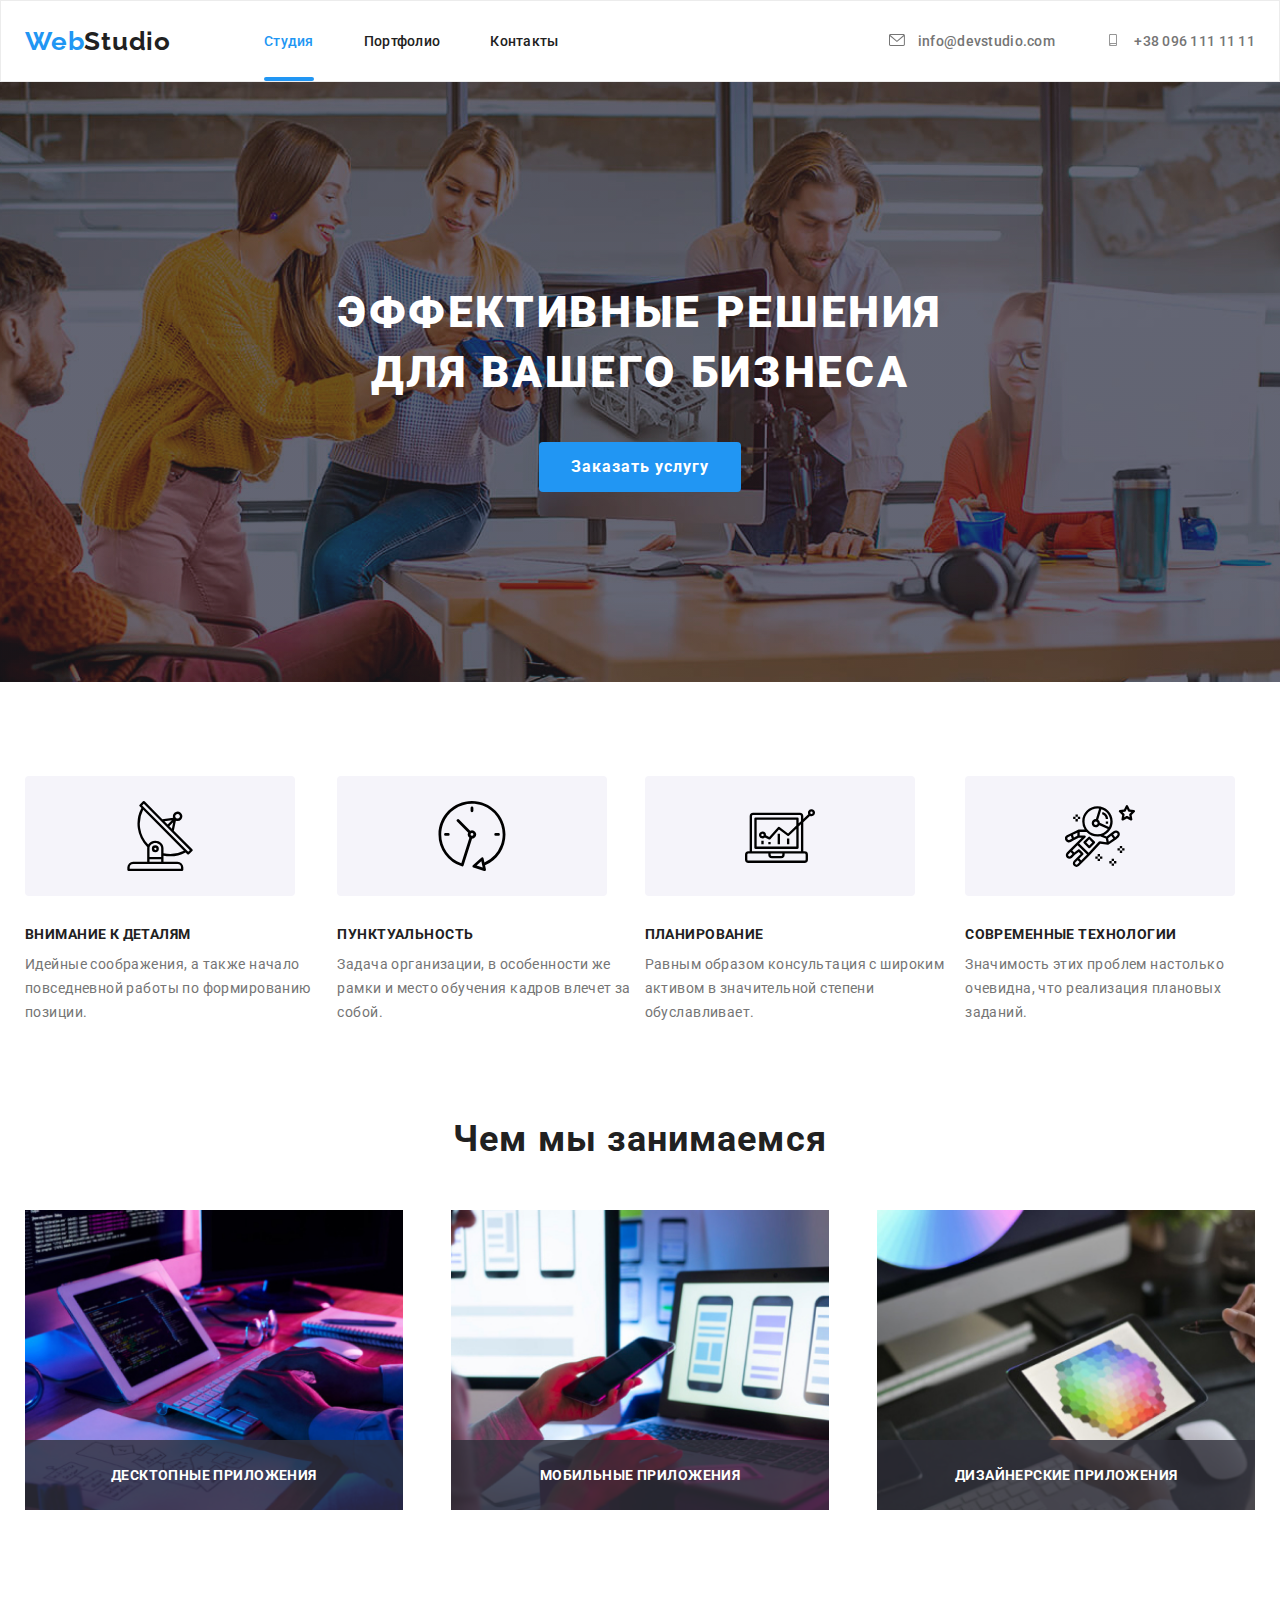
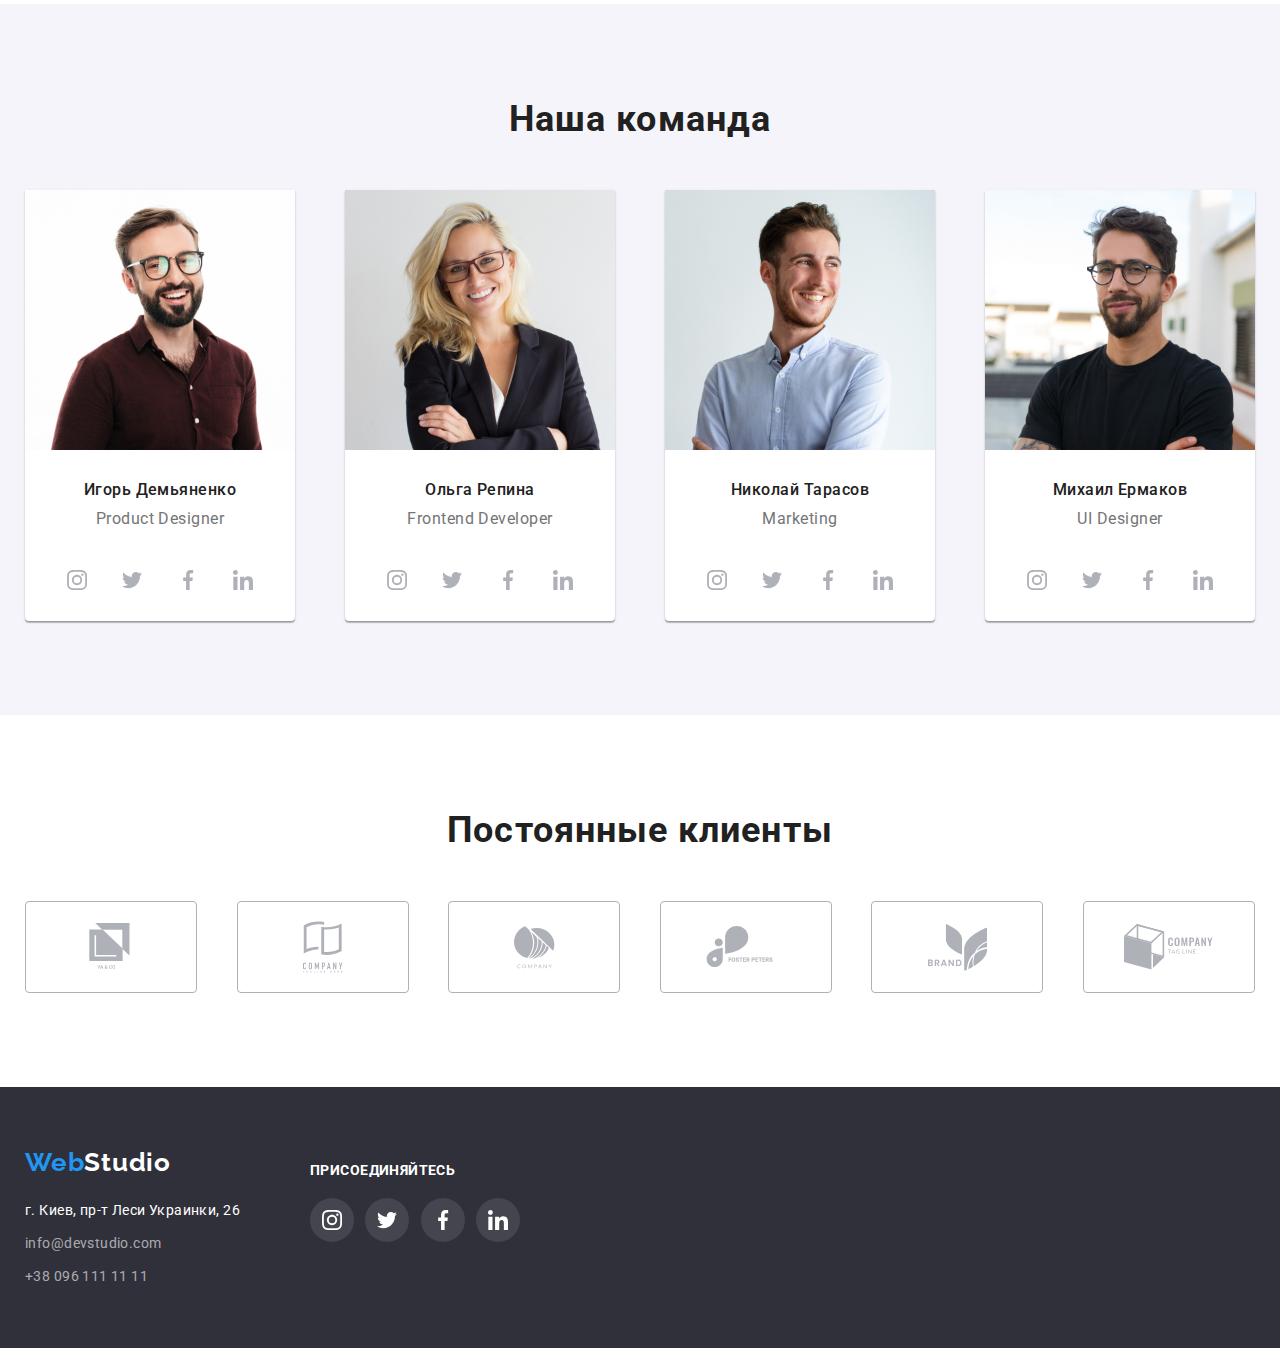
<file: index.html>
<!DOCTYPE html>
<html lang="ru">



<head>
    <meta charset="UTF-8">
    <meta name="viewport" content="width=device-width, initial-scale=1.0">
    <title>WebStudio</title>
    <link rel="preconnect" href="https://fonts.gstatic.com">
    <link href="https://fonts.googleapis.com/css2?family=Raleway:wght@400;700&family=Roboto:wght@400;500;700;900&display=swap" rel="stylesheet">
    <link rel="stylesheet" href="./css/normalize.css">
    <link rel="stylesheet" href="./css/styles.css">
    <link rel="stylesheet" href="./css/variables.css">
</head>



<body class="body">
    
    <!-- Шапка сайта -->
    <header class="header">
    

        <!-- Контейнер для стилизации секции -->
        <div class="header-container">

            <!-- Навигация сайта -->
            <nav class="navigation">                
                <!-- Лого сайта -->
                <a class="logotype">
                    <span class="web">Web</span>Studio
                </a>


                <!-- Ссылки на страницы сайта -->
                <ul class="navigation-list">
                    <li class="navigation-item">
                        <a href="./index.html" class="navigation-link current">Студия</a>
                    </li>

                    <li class="navigation-item">
                        <a href="./portfolio.html" class="navigation-link">Портфолио</a>
                    </li>

                    <li class="navigation-item">
                        <a href="" class="navigation-link">Контакты</a>
                    </li>
                </ul>
            </nav>


            <!-- Ссылки на mail и tel -->
            <ul class="contacts-list">   
                <li class="contacts-item">                
                    <a href="mailto:info@devstudio.com" class="contacts-link">
                        <svg class="contacts-icon" width="16" height="12">
                            <use href="./images/icons.svg#icon-envelope"></use>
                        </svg>
                    info@devstudio.com</a>  
                </li>


                <li class="contacts-item">
                    <a href="tel:+38-096-111-11-11" class="contacts-link">
                        <svg class="contacts-icon" width="16" height="12">
                            <use href="./images/icons.svg#icon-smartphone"></use>
                        </svg>
                    +38 096 111 11 11</a>
                </li>
            </ul>
        
        </div>
        

    </header>


    
    <!-- Главный контент -->
    <main>
        
        <!-- Герой -->
        <section class="hero">
            
            <!-- Контейнер для стилизации секции -->
            <div class="hero-container">

                <!-- Главный заголовок сайта -->
                <h1 class="hero-title">ЭФФЕКТИВНЫЕ РЕШЕНИЯ <br/> ДЛЯ ВАШЕГО БИЗНЕСА</h1>

                <!-- Ссылка на заказ услуг -->
                <button class="button-primary" data-modal-open>Заказать услугу</button>

            </div>
           
        </section>



        <!-- Преимущества -->
        <section class="advantages">
            
            <!-- Контейнер для стилизации секции -->
            <div class="advantages-container">

                <ul class="advantages-list">                    
                    <li class="antenna-item">
                        <svg class="antenna-icon">
                            <use href="./images/icons.svg#icon-antenna"></use>
                        </svg>
                    </li>


                    <li class="advantages-item">
                        <h2 class="advantages-subtitle">ВНИМАНИЕ К ДЕТАЛЯМ</h2>

                        <p class="advantages-description">Идейные соображения, а также начало повседневной работы по формированию позиции.</p>
                    </li>     
                </ul>


                <ul class="advantages-list">                    
                    <li class="clock-item">
                        <svg class="clock-icon">
                            <use href="./images/icons.svg#icon-clock"></use>
                        </svg>
                    </li>
                    

                    <li class="advantages-item">
                        <h2 class="advantages-subtitle">ПУНКТУАЛЬНОСТЬ</h2>

                        <p class="advantages-description">Задача организации, в особенности же рамки и место обучения кадров влечет за собой.</p>                    
                    </li>    
                </ul>


                <ul class="advantages-list">
                    <li class="diagram-item">
                        <svg class="diagram-icon">
                            <use href="./images/icons.svg#icon-diagram"></use>
                        </svg>
                    </li>
                     

                    <li class="advantages-item">
                        <h2 class="advantages-subtitle">ПЛАНИРОВАНИЕ</h2>

                        <p class="advantages-description">Равным образом консультация с широким активом в значительной степени обуславливает.</p>
                    </li>
                </ul>


                <ul class="advantages-list">
                    <li class="astronaut-item">
                        <svg class="astronaut-icon">
                            <use href="./images/icons.svg#icon-astronaut"></use>
                        </svg>
                    </li>


                    <li class="advantages-item">
                        <h2 class="advantages-subtitle">СОВРЕМЕННЫЕ ТЕХНОЛОГИИ</h2>

                        <p class="advantages-description">Значимость этих проблем настолько очевидна, что реализация плановых заданий.</p>
                    </li>
                </ul>

            </div>
        
        </section>



        <!-- Раздел услуг -->    
        <section class="services">

            <!-- Контейнер для стилизации секции -->
            <div class="services-container">
                
                <h2 class="services-title">Чем мы занимаемся</h2>

                <!-- Услуги -->
                <ul class="services-list">    
                    <li class="services-item">
                        <a href="">
                            <div class="service-thumb">
                                <img class="service-img" src="./images/image-1.jpg" alt="Услуга 1"/>
                                
                                <p class="services-description">ДЕСКТОПНЫЕ ПРИЛОЖЕНИЯ</p>
                            </div>
                        </a>
                    </li>
    
                    
                    <li class="services-item">
                        <a href="">
                            <div class="service-thumb">
                                <img class="service-img" src="./images/image-2.jpg" alt="Услуга 2"/>
                            
                                <p class="services-description">МОБИЛЬНЫЕ ПРИЛОЖЕНИЯ</p>
                            </div>
                        </a>
                    </li>
    
    
                    <li class="services-item">
                        <a href="">
                            <div class="service-thumb">
                                <img class="service-img" src="./images/image-3.jpg" alt="Услуга 3"/>

                                <p class="services-description">ДИЗАЙНЕРСКИЕ ПРИЛОЖЕНИЯ</p>
                            </div>
                        </a>
                    </li>    
                </ul>

            </div>
            
        </section>
          
        

        <!-- Наша команда -->
        <section class="team">
            
            <!-- Контейнер для стилизации секции -->
            <div class="team-container">
                
                <h2 class="team-title">Наша команда</h2>

                <!-- Список команды -->
                <ul class="team-list">                    
                    <li class="team-item">
                        <img src="./images/image-4.jpg" alt="Игорь Демьяненко" width="270"/>
                        <h3 class="master-name">Игорь Демьяненко</h3>
                        <p class="master-position">Product Designer</p>


                        <ul class="network-list">                    
                            <li class="network-item">    
                                <a href="" class="network-link">  
                                    <svg class="network-icon" width="20" height="20">
                                        <use href="./images/icons.svg#icon-instagram"></use>
                                    </svg>
                                </a>
                            </li>
        
        
                            <li class="network-item">    
                                <a href="" class="network-link">                               
                                    <svg class="network-icon" width="20" height="20">
                                        <use href="./images/icons.svg#icon-twitter"></use>
                                    </svg>        
                                </a>        
                            </li>
        
        
                            <li class="network-item">                               
                                <a href="" class="network-link">                                
                                    <svg class="network-icon" width="20" height="20">
                                        <use href="./images/icons.svg#icon-facebook"></use>
                                    </svg>        
                                </a>        
                            </li>
        
        
                            <li class="network-item">                               
                                <a href="" class="network-link">        
                                    <svg class="network-icon" width="20" height="20">
                                        <use href="./images/icons.svg#icon-linkedin"></use>
                                    </svg>        
                                </a>        
                            </li>        
                        </ul>
                    </li>


                    <li class="team-item">
                        <img src="./images/image-5.jpg" alt="Ольга Репина" width="270"/>
                        <h3 class="master-name">Ольга Репина</h3>
                        <p class="master-position">Frontend Developer</p>
                        

                        <ul class="network-list">                    
                            <li class="network-item">    
                                <a href="" class="network-link">  
                                    <svg class="network-icon" width="20" height="20">
                                        <use href="./images/icons.svg#icon-instagram"></use>
                                    </svg>
                                </a>
                            </li>
        
        
                            <li class="network-item">    
                                <a href="" class="network-link">                               
                                    <svg class="network-icon" width="20" height="20">
                                        <use href="./images/icons.svg#icon-twitter"></use>
                                    </svg>        
                                </a>        
                            </li>
        
        
                            <li class="network-item">                               
                                <a href="" class="network-link">                                
                                    <svg class="network-icon" width="20" height="20">
                                        <use href="./images/icons.svg#icon-facebook"></use>
                                    </svg>        
                                </a>        
                            </li>
        
        
                            <li class="network-item">                               
                                <a href="" class="network-link">        
                                    <svg class="network-icon" width="20" height="20">
                                        <use href="./images/icons.svg#icon-linkedin"></use>
                                    </svg>        
                                </a>        
                            </li>        
                        </ul>
                    </li>



                    <li class="team-item">
                        <img src="./images/image-6.jpg" alt="Николай Тарасов" width="270"/>
                        <h3 class="master-name">Николай Тарасов</h3>
                        <p class="master-position">Marketing</p>

                        <ul class="network-list">                    
                            <li class="network-item">    
                                <a href="" class="network-link">  
                                    <svg class="network-icon" width="20" height="20">
                                        <use href="./images/icons.svg#icon-instagram"></use>
                                    </svg>
                                </a>
                            </li>
        
        
                            <li class="network-item">    
                                <a href="" class="network-link">                               
                                    <svg class="network-icon" width="20" height="20">
                                        <use href="./images/icons.svg#icon-twitter"></use>
                                    </svg>        
                                </a>        
                            </li>
        
        
                            <li class="network-item">                               
                                <a href="" class="network-link">                                
                                    <svg class="network-icon" width="20" height="20">
                                        <use href="./images/icons.svg#icon-facebook"></use>
                                    </svg>        
                                </a>        
                            </li>
        
        
                            <li class="network-item">                               
                                <a href="" class="network-link">        
                                    <svg class="network-icon" width="20" height="20">
                                        <use href="./images/icons.svg#icon-linkedin"></use>
                                    </svg>        
                                </a>        
                            </li>        
                        </ul>
                    </li>

                    
                    <li class="team-item">
                        <img src="./images/image-7.jpg" alt="Михаил Ермаков" width="270"/>
                        <h3 class="master-name">Михаил Ермаков</h3>
                        <p class="master-position">UI Designer</p>
                        
                        <ul class="network-list">                    
                            <li class="network-item">    
                                <a href="" class="network-link">  
                                    <svg class="network-icon" width="20" height="20">
                                        <use href="./images/icons.svg#icon-instagram"></use>
                                    </svg>
                                </a>
                            </li>
        
        
                            <li class="network-item">    
                                <a href="" class="network-link">                               
                                    <svg class="network-icon" width="20" height="20">
                                        <use href="./images/icons.svg#icon-twitter"></use>
                                    </svg>        
                                </a>        
                            </li>
        
        
                            <li class="network-item">                               
                                <a href="" class="network-link">                                
                                    <svg class="network-icon" width="20" height="20">
                                        <use href="./images/icons.svg#icon-facebook"></use>
                                    </svg>        
                                </a>        
                            </li>
        
        
                            <li class="network-item">                               
                                <a href="" class="network-link">        
                                    <svg class="network-icon" width="20" height="20">
                                        <use href="./images/icons.svg#icon-linkedin"></use>
                                    </svg>        
                                </a>         
                            </li>        
                        </ul>
                    </li>
                </ul>

            </div>
                
        </section>



        <!-- Постоянные клиенты -->
        <section class="clients">
            
            <!-- Контейнер для стилизации секции -->
            <div class="clients-container">
                
                <h2 class="clients-title">Постоянные клиенты</h2>


                <!-- Список клиентов -->
                <ul class="clients-list">
                    <li class="clients-item">
                        <a href="" class="clients-link">
                            <svg class="logo-icon" width="45" height="49">
                                <use href="./images/icons.svg#icon-logo-1"></use>
                            </svg>
                        </a>
                    </li>


                    <li class="clients-item">
                        <a href="" class="clients-link">
                            <svg class="logo-icon" width="40" height="52">
                                <use href="./images/icons.svg#icon-logo-2"></use>
                            </svg>
                        </a>
                    </li>


                    <li class="clients-item">
                        <a href="" class="clients-link">
                            <svg class="logo-icon" width="41" height="43">
                                <use href="./images/icons.svg#icon-logo-3"></use>
                            </svg>
                        </a>
                    </li>

                    <li class="clients-item">
                        <a href="" class="clients-link">
                            <svg class="logo-icon" width="80" height="42">
                                <use href="./images/icons.svg#icon-logo-4"></use>
                            </svg>
                        </a>
                    </li>



                    <li class="clients-item">
                        <a href="" class="clients-link">
                            <svg class="logo-icon" width="59" height="47">
                                <use href="./images/icons.svg#icon-logo-5"></use>
                            </svg>
                        </a>
                    </li>


                    <li class="clients-item">
                        <a href="" class="clients-link">
                            <svg class="logo-icon" width="89" height="46">
                                <use href="./images/icons.svg#icon-logo-6"></use>
                            </svg>
                        </a>
                    </li>   
                </ul>

            </div>
            
        </section>

    </main>



    <!-- Футер -->
    <footer class="footer">
        
        <!-- Контейнер для стилизации секции -->
        <div class="footer-container">

            <!-- Адрес и связь -->
            <ul class="footer-list">
                <li class="footer-item">
                    <a class="footer-logo"><span class="footer-web">Web</span>Studio</a>

                    <address class="footer-contacts">    
                        <p class="location">г. Киев, пр-т Леси Украинки, 26</p>
                        <a href="mailto:info@devstudio.com" class="mail-link">info@devstudio.com</a>
                        <a href="tel:+38-096-111-11-11" class="tel-link">+38 096 111 11 11</a>
                    </address>
                </li>
            </ul>
            
        
            <!-- Cсылки на социальные сиет -->
            <div class="social-network">

                <p class="social-title">ПРИСОЕДИНЯЙТЕСЬ</p>

                <!-- Ссылки на социальные сети -->
                <ul class="social-list">                    
                    <li class="social-item">                          
                        <a href="" class="social-link">                            
                            <svg class="social-icon">
                                <use href="./images/icons.svg#icon-instagram" width="20" height="20"></use>
                            </svg>
                        </a>                        
                    </li>


                    <li class="social-item">                         
                        <a href="" class="social-link">                        
                            <svg class="social-icon">
                                <use href="./images/icons.svg#icon-twitter" width="20" height="20"></use>
                            </svg>
                        </a>
                    </li>


                    <li class="social-item">                        
                        <a href="" class="social-link">                        
                            <svg class="social-icon">
                                <use href="./images/icons.svg#icon-facebook" width="20" height="20"></use>
                            </svg>
                        </a>
                    </li>


                    <li class="social-item">                        
                        <a href="" class="social-link">
                            <svg class="social-icon">
                                <use href="./images/icons.svg#icon-linkedin" width="20" height="20"></use>
                            </svg>
                        </a>
                    </li>
                </ul>

            </div>

        </div>

        
    </footer>
    

    <!-- Модальное окно -->
    <div class="backdrop is-hidden" data-modal>
        
        <div class="modal">
            
            <button class="close-button" data-modal-close>
                <svg class="close-icon">
                    <use href="./images/icons.svg#icon-close"></use>
                </svg>  
            </button>

        </div>

    </div>

    <!-- Файл скрипта для модального окна -->
    <script src="./js/modal.js"></script>

</body>



</html>
</file>
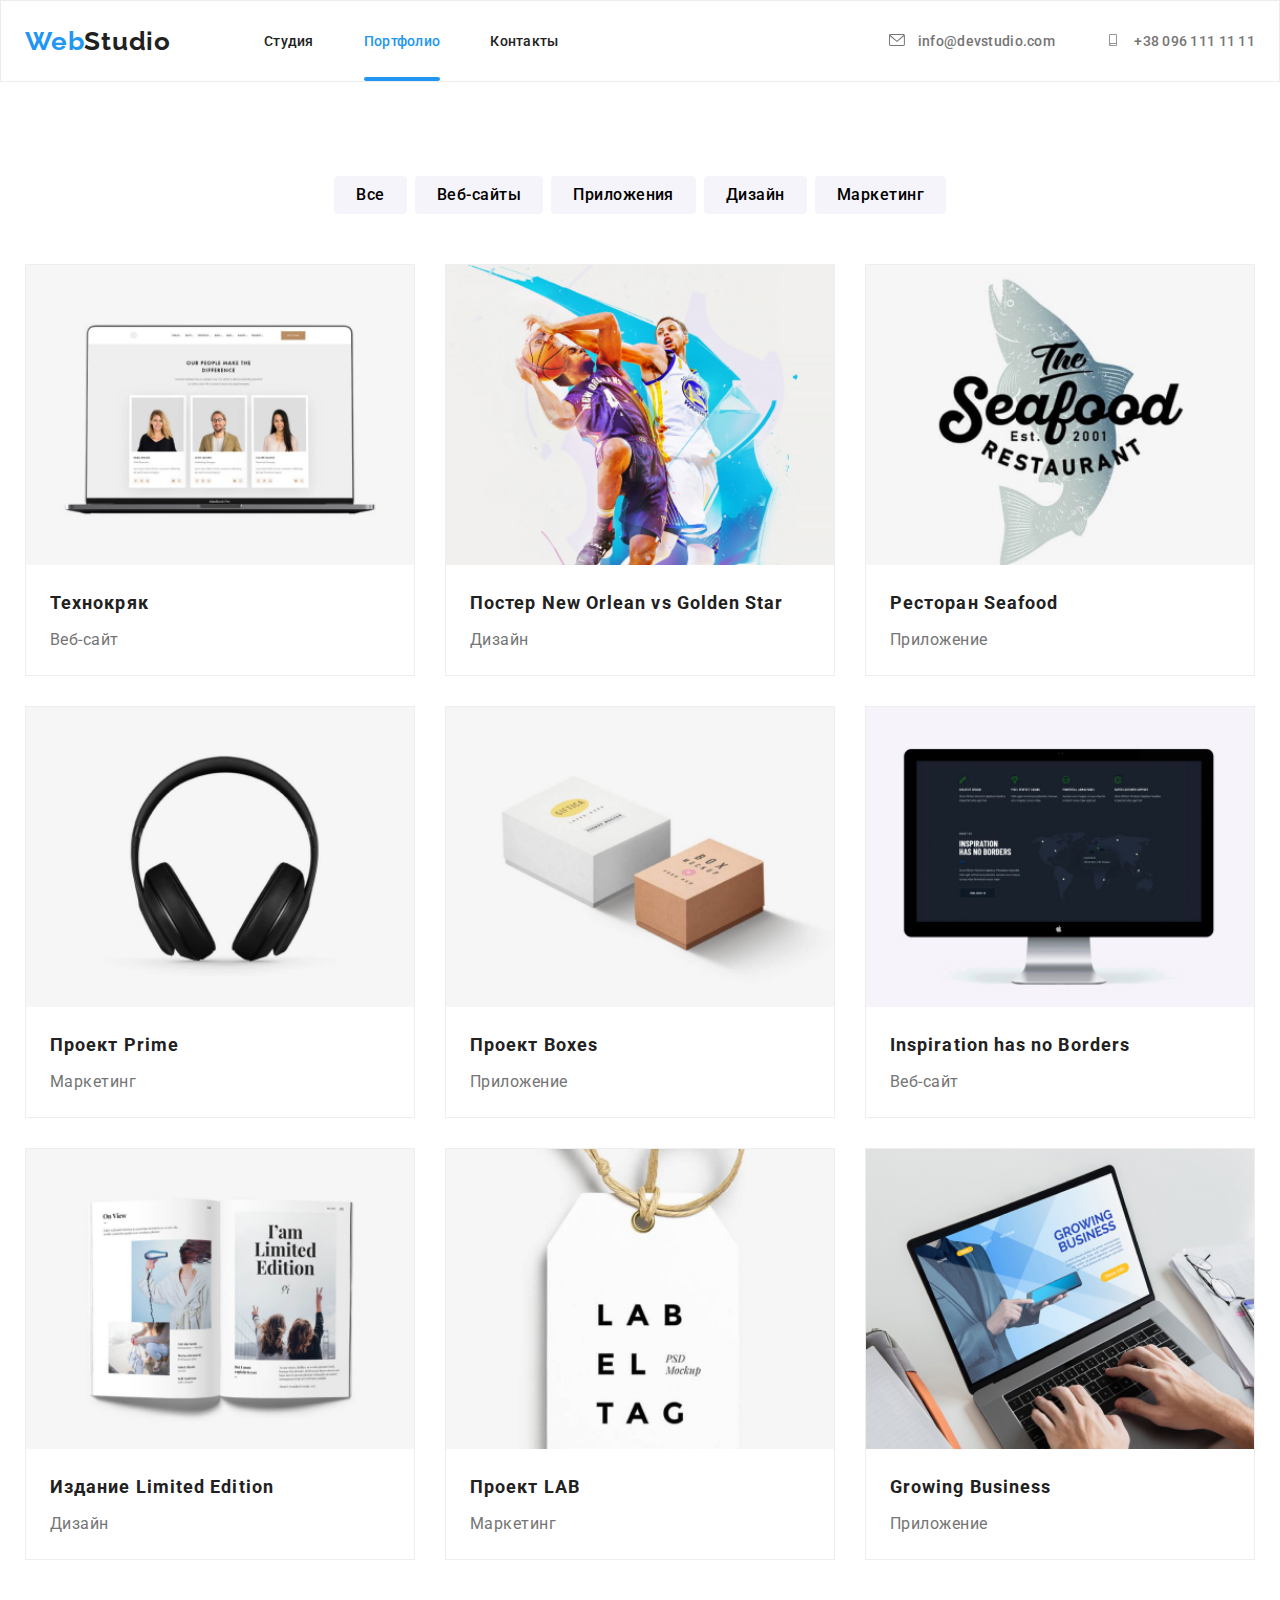
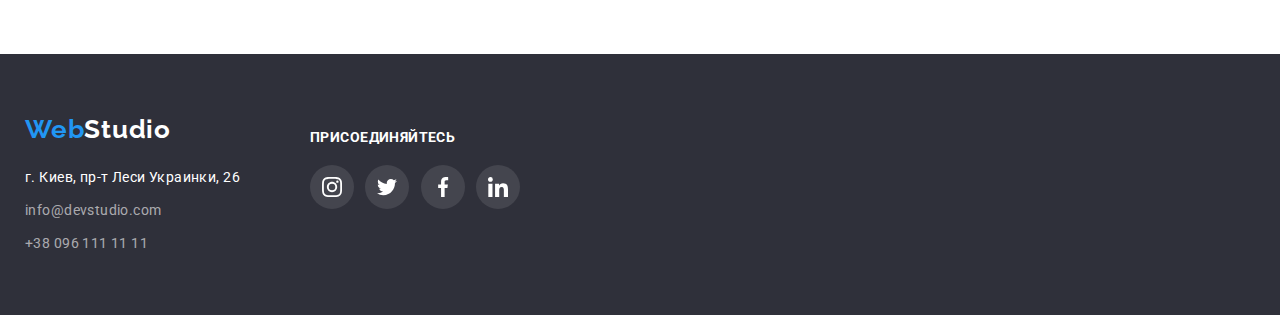
<file: portfolio.html>
<!DOCTYPE html>
<html lang="ru">



<head>
    <meta charset="UTF-8">
    <meta name="viewport" content="width=device-width, initial-scale=1.0">
    <title>WebStudio</title>
    <link rel="preconnect" href="https://fonts.gstatic.com">
    <link href="https://fonts.googleapis.com/css2?family=Raleway:wght@400;700&family=Roboto:wght@400;500;700;900&display=swap" rel="stylesheet">
    <link rel="stylesheet" href="./css/normalize.css">
    <link rel="stylesheet" href="./css/styles.css">
    <link rel="stylesheet" href="./css/variables.css">
</head>



<body class="body">
    
    <!-- Шапка сайта -->
    <header class="header">
        

        <!-- Контейнер для стилизации секции -->
        <div class="header-container">

            <!-- Навигация сайта -->
            <nav class="navigation">                
                <!-- Лого сайта -->
                <a class="logotype">
                    <span class="web">Web</span>Studio
                </a>


                <!-- Ссылки на страницы сайта -->
                <ul class="navigation-list">
                    <li class="navigation-item">
                        <a href="./index.html" class="navigation-link">Студия</a>
                    </li>

                    <li class="navigation-item">
                        <a href="./portfolio.html" class="navigation-link current">Портфолио</a>
                    </li>

                    <li class="navigation-item">
                        <a href="" class="navigation-link">Контакты</a>
                    </li>
                </ul>
            </nav>


            <!-- Ссылки на mail и tel -->
            <ul class="contacts-list">   
                <li class="contacts-item">                
                    <a href="mailto:info@devstudio.com" class="contacts-link">
                        <svg class="contacts-icon" width="16" height="12">
                            <use href="./images/icons.svg#icon-envelope"></use>
                        </svg>
                    info@devstudio.com</a>  
                </li>


                <li class="contacts-item">
                    <a href="tel:+38-096-111-11-11" class="contacts-link">
                        <svg class="contacts-icon" width="16" height="12">
                            <use href="./images/icons.svg#icon-smartphone"></use>
                        </svg>
                    +38 096 111 11 11</a>
                </li>
            </ul>
        
        </div>
        

    </header>


    <!-- Главный контент -->
    <main>
        
        <!-- Портфолио -->
        <section>
            
            <!-- Контейнер для стилизации секции -->
            <div class="portfolio-container">    

                <!-- Кнопки перехода между разделами портфолио -->
                <ul class="buttons">
                    
                    <li class="buttons-list">
                        <button class="job-btn">Все</button>
                    </li>

                    <li class="buttons-list">
                        <button class="job-btn">Веб-сайты</button>
                    </li>

                    <li class="buttons-list">
                        <button class="job-btn">Приложения</button>
                    </li>

                    <li class="buttons-list">
                        <button class="job-btn">Дизайн</button>
                    </li>

                    <li class="buttons-list">
                        <button class="job-btn">Маркетинг</button>
                    </li>

                </ul>
                


                <!-- Разделы портфолио -->
                <ul class="job">
                    
                    <!-- Карточка-1 -->
                    <li class="job-list">
                        <a href="" class="job-link">
                            <div class="thumb">
                                <img src="./images/image-8.jpg" alt="Технокряк" class="job-img"/>
                            
                                <div class="actions">
                                    <p class="actions-description">Технокряк это современная площадка распространения коронавируса. Компании <br/> используют эту платформу для цифрового шпионажа и атак на защищённые сервера конкурентов.</p>
                                </div>
                            </div>
                            <h2 class="job-name">Технокряк</h2>
                            <p class="job-type">Веб-сайт</p>
                        </a>
                    </li>



                    <!-- Карточка-2 -->
                    <li class="job-list">
                        <a href="" class="job-link">
                            <div class="thumb">
                                <img src="./images/image-9.jpg" alt="Постер New Orlean vs Golden Star" class="job-img"/>

                                <div class="actions">
                                    <p class="actions-description">Технокряк это современная площадка распространения коронавируса. Компании <br/> используют эту платформу для цифрового шпионажа и атак на защищённые сервера конкурентов.</p>
                                </div>
                            </div>
                            <h2 class="job-name">Постер New Orlean vs Golden Star</h2>
                            <p class="job-type">Дизайн</p>
                        </a>
                    </li>



                    <!-- Карточка-3 -->
                    <li class="job-list">
                        <a href="" class="job-link">
                            <div class="thumb">
                                <img src="./images/image-10.jpg" alt="Ресторан Seafood" class="job-img"/>

                                <div class="actions">
                                    <p class="actions-description">Технокряк это современная площадка распространения коронавируса. Компании <br/> используют эту платформу для цифрового шпионажа и атак на защищённые сервера конкурентов.</p>
                                </div>
                            </div>
                            <h2 class="job-name">Ресторан Seafood</h2>
                            <p class="job-type">Приложение</p>
                        </a>
                    </li>



                    <!-- Карточка-4 -->
                    <li class="job-list">
                        <a href="" class="job-link">
                            <div class="thumb">
                                <img src="./images/image-11.jpg" alt="Проект Prime" class="job-img"/>

                                <div class="actions">
                                    <p class="actions-description">Технокряк это современная площадка распространения коронавируса. Компании <br/> используют эту платформу для цифрового шпионажа и атак на защищённые сервера конкурентов.</p>
                                </div>
                            </div>
                            <h2 class="job-name">Проект Prime</h2>
                            <p class="job-type">Маркетинг</p>
                        </a>
                    </li>



                    <!-- Карточка-5 -->
                    <li class="job-list">
                        <a href="" class="job-link">
                            <div class="thumb">
                                <img src="./images/image-12.jpg" alt="Проект Boxes" class="job-img"/>

                                <div class="actions">
                                    <p class="actions-description">Технокряк это современная площадка распространения коронавируса. Компании <br/> используют эту платформу для цифрового шпионажа и атак на защищённые сервера конкурентов.</p>
                                </div>
                            </div>
                            <h2 class="job-name">Проект Boxes</h2>
                            <p class="job-type">Приложение</p>
                        </a>
                    </li>



                    <!-- Карточка-6 -->
                    <li class="job-list">
                        <a href="" class="job-link">
                            <div class="thumb">
                                <img src="./images/image-13.jpg" alt="Inspiration has no Borders" class="job-img"/>

                                <div class="actions">
                                    <p class="actions-description">Технокряк это современная площадка распространения коронавируса. Компании <br/> используют эту платформу для цифрового шпионажа и атак на защищённые сервера конкурентов.</p>
                                </div>
                            </div> 
                            <h2 class="job-name">Inspiration has no Borders</h2>
                            <p class="job-type">Веб-сайт</p>
                        </a>
                    </li>



                    <!-- Карточка-7 -->
                    <li class="job-list">
                        <a href="" class="job-link">
                            <div class="thumb">
                                <img src="./images/image-14.jpg" alt="Издание Limited Edition" class="job-img"/>

                                <div class="actions">
                                    <p class="actions-description">Технокряк это современная площадка распространения коронавируса. Компании <br/> используют эту платформу для цифрового шпионажа и атак на защищённые сервера конкурентов.</p>
                                </div>
                            </div>
                            <h2 class="job-name">Издание Limited Edition</h2>
                            <p class="job-type">Дизайн</p>
                        </a>
                    </li>



                    <!-- Карточка-8 -->
                    <li class="job-list">
                        <a href="" class="job-link">
                            <div class="thumb">
                                <img src="./images/image-15.jpg" alt="Проект LAB" class="job-img"/>

                                <div class="actions">
                                    <p class="actions-description">Технокряк это современная площадка распространения коронавируса. Компании <br/> используют эту платформу для цифрового шпионажа и атак на защищённые сервера конкурентов.</p>
                                </div>
                            </div>
                            <h2 class="job-name">Проект LAB</h2>
                            <p class="job-type">Маркетинг</p>
                        </a>
                    </li>



                    <!-- Карточка-9 -->
                    <li class="job-list">
                        <a href="" class="job-link">
                            <div class="thumb">  
                                <img src="./images/image-16.jpg" alt="Growing Business" class="job-img"/>

                                <div class="actions">
                                    <p class="actions-description">Технокряк это современная площадка распространения коронавируса. Компании <br/> используют эту платформу для цифрового шпионажа и атак на защищённые сервера конкурентов.</p>
                                </div>
                            </div>
                            <h2 class="job-name">Growing Business</h2>
                            <p class="job-type">Приложение</p>
                        </a>
                    </li>

                </ul>

            </div>

        </section>

    </main>



    <!-- Футер -->
    <footer class="footer">
        
        <!-- Контейнер для стилизации секции -->
        <div class="footer-container">

            <!-- Адрес и связь -->
            <ul class="footer-list">
                <li class="footer-item">
                    <a class="footer-logo"><span class="footer-web">Web</span>Studio</a>

                    <address class="footer-contacts">    
                        <p class="location">г. Киев, пр-т Леси Украинки, 26</p>
                        <a href="mailto:info@devstudio.com" class="mail-link">info@devstudio.com</a>
                        <a href="tel:+38-096-111-11-11" class="tel-link">+38 096 111 11 11</a>
                    </address>
                </li>
            </ul>
            
        
            <!-- Cсылки на социальные сиет -->
            <div class="social-network">

                <p class="social-title">ПРИСОЕДИНЯЙТЕСЬ</p>

                <!-- Ссылки на социальные сети -->
                <ul class="social-list">                    
                    <li class="social-item">                          
                        <a href="" class="social-link">                            
                            <svg class="social-icon">
                                <use href="./images/icons.svg#icon-instagram" width="20" height="20"></use>
                            </svg>
                        </a>                        
                    </li>


                    <li class="social-item">                         
                        <a href="" class="social-link">                        
                            <svg class="social-icon">
                                <use href="./images/icons.svg#icon-twitter" width="20" height="20"></use>
                            </svg>
                        </a>
                    </li>


                    <li class="social-item">                        
                        <a href="" class="social-link">                        
                            <svg class="social-icon">
                                <use href="./images/icons.svg#icon-facebook" width="20" height="20"></use>
                            </svg>
                        </a>
                    </li>


                    <li class="social-item">                        
                        <a href="" class="social-link">
                            <svg class="social-icon">
                                <use href="./images/icons.svg#icon-linkedin" width="20" height="20"></use>
                            </svg>
                        </a>
                    </li>
                </ul>

            </div>

        </div>

        
    </footer>


</body>



</html>
</file>
<file: css/styles.css>
body {
  font-family: 'Roboto', sans-serif; /* основной шрифт для всего документа и ссылок */
}


/* --- ОБЩМЕ СИЛИ ДЛЯ ВСЕХ ИЗОБРАЖЕНИЙ --- */

img {
  display: block;
  max-width: 100%;
  height: auto;
}


/* --- HEADER --- */

.header {
  background-color: var(--bg-white-color);
  border: 1px solid #ECECEC;
}

.header-container {
  display: flex; /* активация flexbox свойств (делает блок flex-контейнером и все вложенные flex-элементы (первого уровня) выстраиваются по главной оси по горизонтали */
  align-items: center; /* выравнивание flex-элементов вдоль поперечной оси по центру */
  width: 1230px; /* ширина блока */
  padding-left: 15px; 
  padding-right: 15px; 
  margin: 0 auto; /* выравнивание блока по центру */
}

.navigation {
  display: flex; 
  align-items: center; 
}

.logotype {
  margin-right: 93px; 
  font-family: 'Raleway', sans-serif;
  font-style: normal;
  font-weight: bold;
  font-size: 26px;
  line-height: 31px;
  letter-spacing: 0.03em;
  color: var(--black-text);
}

.web {
  font-family: 'Raleway', sans-serif;
  font-style: normal;
  font-weight: bold;
  font-size: 26px;
  line-height: 31px;
  letter-spacing: 0.03em;
  color: var(--blue-text);
}

.navigation-list {
  display: flex;
}

.navigation-item {
  margin-right: 50px; 
}

.navigation-item:last-child {
  margin-right: 0px; 
}

.navigation-link {
  display: block; 
  padding-top: 32px; 
  padding-bottom: 32px; 
  font-style: normal;
  font-weight: 500;
  font-size: 14px;
  line-height: 16px;
  letter-spacing: 0.02em;
  color: var(--black-text);
  position: relative; /* превращает navigation-link в точку отсчета для позиционирования navigation-link::after */
}

.navigation-link.current {
  color: var(--blue-text);
}

.navigation-link:hover {
  color: var(--blue-text);
}

.navigation-link::after {
  content: ""; /* свойство для создания псевдоєлемента after */
  position: absolute; /* делает подчёркивание ссылки свободно перемещаемой относительно navigation-link */
  bottom: 0px; /* отступ снизу от navigation-link */
  display: block; /* превращает подчёркивание ссылки в блочный элемент */
  width: 100%; /* растягивает подчёркивание ссылки на всю ширину родительского блока */
  height: 4px; /* высота подчёркивания ссылки */
  border-radius: 2px;
  background-color: var(--bg-blue-color); /* цвет подчёркивания ссылки */
  transform: scaleX(0); /* масштабирует подчёркивание ссылки по горизонтали (подчёркивание ссылки ужимается в центр) */
  transition: transform 250ms var(--timing); /* скорость перехода между двумя состояниями */
}

.navigation-link:hover::after {
  transform: scaleX(1); /* масштабирует подчёркивание ссылки по горизонтали (подчёркивание ссылки растягивается от центра на 100% ширины родительского блока) */
}

.navigation-link.current::after {
  transform: scaleX(1); /* делает постоянно активным подчёркивание ссылки */
}

.contacts-list {
  display: flex; 
  margin-left: auto; 
}

.contacts-item {
  align-items: center;
  justify-content: center;
  margin-left: 50px; 
}

.contacts-icon {
  margin-right: 10px;
  fill: currentColor;
}

.contacts-icon:hover {
  fill: var(--blue-text);
}

.contacts-item:first-child {
  margin-left: 0px; 
}

.contacts-link {
  display: block; 
  padding-top: 32px; 
  padding-bottom: 32px; 
  font-style: normal;
  font-weight: 500;
  font-size: 14px;
  line-height: 16px;
  letter-spacing: 0.02em;
  color: var(--gray-text);
}

.contacts-link:hover {
  color: var(--blue-text);
}


/* HERO */

.hero {
  height: 600px;
  max-width: 1600px;
  margin-left: auto;
  margin-right: auto;
  background-image: linear-gradient(to right, var(--gradient-collor), var(--gradient-collor)), url("../images/hero-image.jpg");
  background-color: var(--bg-blue-color-hero);
  background-repeat: no-repeat;
  background-size: cover;
  background-position: center;
  text-align: center;
}

.hero-container {
  width: 1230px; 
  padding-left: 15px; 
  padding-right: 15px; 
  padding-top: 200px;
  margin-left: auto;
  margin-right: auto;
}

.hero-title {
  margin-top: 0px; 
  margin-bottom: 40px;
  color: var(--white-text);
  font-style: normal;
  font-weight: 900;
  font-size: 44px;
  line-height: 60px;
  letter-spacing: 0.06em;
  text-transform: uppercase;
}

.button-primary {
  display: inline-block;
  background-color: var(--bg-blue-color);
  border: 0px;
  border-radius: 4px;
  padding-left: 32px; 
  padding-top: 10px;
  padding-right: 32px; 
  padding-bottom: 10px; 
  min-width: 200px;
  color: var(--white-text);
  font-style: normal;
  font-weight: bold;
  font-size: 16px;
  text-align: center;
  line-height: 30px;
  letter-spacing: 0.06em;
}


/* --- MODAL --- */

.modal {
  position: absolute; /* позиционирует модальное окно относительно родительского блока backdrop */
  top: 50%; /* ставит модальное окно на 50% высоты вьюпорта */
  left: 50%; /* ставит модальное окно на 50% ширины вьюпорта */
  transform: translate(-50%, -50%); /* горизонтальное и вертикальное центрирование модального окна относительно вьюпорта */
  width: 530px; /* ширина модального окна */
  height: 580px; /* высота модального окна */
  background-color: var(--bg-white-color); /* фон модального окна */
  padding: 8px;
}


/* --- MODAL CLOSE BUTTON --- */

.close-button {
  display: block;
  width: 30px;
  height: 30px;
  margin-left: auto;
  align-items: center;
  text-align: center;
  border-radius: 50%;
  border: 1px solid var(--border-icon-collor);
  background-color: var(--bg-white-color);
}

.close-icon {
  width: 11px;
  height: 11px;
  fill: currentColor;
}


/* ADVANTAGES */

.advantages {
  background-color: var(--bg-white-color);
}

.advantages-container {
  display: flex;
  justify-content: space-between;
  width: 1230px;
  padding-left: 15px;
  padding-right: 15px;
  margin-left: auto;
  margin-right: auto;
  padding-top: 94px;
  padding-bottom: 94px;
}

.antenna-item {
  display: flex;
  width: 270px;
  height: 120px;
  background-color: var(--bg-light-gray-color);
  border-radius: 4px;
  margin-bottom: 30px;
  align-items: center;
  justify-content: center;
}

.antenna-icon {
  width: 70px;
  height: 70px;
}

.clock-item {
  display: flex;
  width: 270px;
  height: 120px;
  background-color: var(--bg-light-gray-color);
  border-radius: 4px;
  margin-bottom: 30px;
  align-items: center;
  justify-content: center;
}

.clock-icon {
  width: 70px;
  height: 70px;
}

.diagram-item {
  display: flex;
  width: 270px;
  height: 120px;
  background-color: var(--bg-light-gray-color);
  border-radius: 4px;
  margin-bottom: 30px;
  align-items: center;
  justify-content: center;
}

.diagram-icon {
  width: 70px;
  height: 70px;
}

.astronaut-item {
  display: flex;
  width: 270px; 
  height: 120px;
  background-color: var(--bg-light-gray-color);
  border-radius: 4px; 
  margin-bottom: 30px;
  align-items: center;
  justify-content: center;
}

.astronaut-icon {
  width: 70px;
  height: 70px;
}

.advantages-subtitle {
  margin-top: 0px;
  margin-bottom: 10px;
  font-style: normal;
  font-weight: bold;
  font-size: 14px;
  line-height: 16px;
  letter-spacing: 0.03em;
  text-transform: uppercase;
  color: var(--black-text);
}

.advantages-description {
  margin-top: 0px;
  margin-bottom: 0px;
  font-style: normal;
  font-weight: normal;
  font-size: 14px;
  line-height: 24px;
  letter-spacing: 0.03em;
  color: var(--gray-text);
}


/* SERVICES */

.services {
  background-color: var(--bg-white-color);
}

.services-container {
  width: 1230px;
  padding-left: 15px;
  padding-right: 15px;
  padding-bottom: 94px;
  margin-left: auto;
  margin-right: auto;
}

.services-title {
  margin-top: 0px;
  margin-bottom: 50px;
  font-style: normal;
  font-weight: bold;
  font-size: 36px;
  line-height: 42px;
  text-align: center;
  letter-spacing: 0.03em;
  color: var(--black-text);
}

.services-list {
  display: flex;
  justify-content: space-between; 
}

.service-thumb {
  position: relative;
  height: 300px;
}

.service-img {
  width: 100%;
  height: 100%;
  object-fit: cover;
}

.services-description {
  position: absolute;
  bottom: 0;
  left: 0;
  margin: 0px;
  width: 100%;
  height: 70px;
  display: flex;
  justify-content: center;
  align-items: center;
  font-style: normal;
  font-weight: bold;
  font-size: 14px;
  line-height: 16px;
  line-height: 16px;
  letter-spacing: 0.03em;
  color: var(--white-text);
  background-color: var(--bg-service-collor);
}


/* TEAM */

.team {
  background-color: var(--bg-light-gray-color);
}

.team-container {
  width: 1230px;
  padding-left: 15px;
  padding-right: 15px;
  padding-top: 94px;
  padding-bottom: 94px;
  margin-left: auto;
  margin-right: auto;
}

.team-title {
  margin-top: 0px;
  margin-bottom: 50px;
  font-style: normal;
  font-weight: bold;
  font-size: 36px;
  line-height: 42px;
  text-align: center;
  letter-spacing: 0.03em;
  color: var(--black-text);
}

.team-list {
  display: flex;
  justify-content: space-between;
}

.team-item {
  text-align: center;
  box-shadow: 0px 1px 3px rgba(0, 0, 0, 0.12), 0px 1px 1px rgba(0, 0, 0, 0.14), 0px 2px 1px rgba(0, 0, 0, 0.2);
  border-radius: 0px 0px 4px 4px;
  background-color: var(--bg-white-color);
}

.master-name {
  margin-top: 30px;
  margin-bottom: 10px;
  font-style: normal;
  font-weight: 500;
  font-size: 16px;
  line-height: 19px;
  letter-spacing: 0.03em;
  color: var(--black-text);
}

.master-position {
  margin-top: 0px;
  margin-bottom: 30px;
  font-style: normal;
  font-weight: normal;
  font-size: 16px;
  line-height: 19px;
  letter-spacing: 0.03em;
  color: var(--gray-text);
}

.network-list {
  display: flex;
  width: 210px;
  padding: auto;
  margin: auto;
  margin-bottom: 19px;
  justify-content: space-between;
}

.network-link {
  display: flex;
  width: 44px;
  height: 44px;
  border-radius: 50%;
  justify-content: center;
  align-items: center;
  color: #AFB1B8;
}

.network-link:hover, .network-link:focus {
  color: var(--white-text);
  background-color: var(--bg-blue-color);
}

.network-icon {
  fill: currentColor;
}


/* CLIENTS */

.clients {
  background-color: var(--bg-white-color);
}

.clients-container {
  width: 1230px;
  padding-left: 15px;
  padding-right: 15px;
  padding-top: 94px;
  padding-bottom: 94px;
  margin-left: auto;
  margin-right: auto;
  
}

.clients-title {
  margin-top: 0px;
  margin-bottom: 50px;
  font-style: normal;
  font-weight: bold;
  font-size: 36px;
  line-height: 42px;
  text-align: center;
  letter-spacing: 0.03em;
  color: var(--black-text);
}

.clients-list {
  display: flex;
  justify-content: space-between;
}

.clients-link {
  display: flex;
  width: 170px;
  height: 90px;
  justify-content: center;
  align-items: center;
  color: var(--bg-gray-color);
  border: 1px solid var(--bg-gray-color);
  border-radius: 4px;
}

.clients-link:hover, .clients-link:focus {
  color: var(--bg-blue-color);
  box-shadow: 0 0 0 2px var(--bg-blue-color);
}

.logo-icon {
  fill: currentColor;
}


/* JOB button*/

.portfolio-container {
  width: 1230px;
  padding-left: 15px;
  padding-right: 15px;
  padding-top: 94px;
  padding-bottom: 94px;
  margin-left: auto;
  margin-right: auto;
}

.buttons {
  display: flex;
  justify-content: center;
}

.buttons-list {
  display: inline-block;
  margin-right: 8px;
}

.buttons-list:last-child {
  margin-right: 0px;
}

.job-btn {
  background-color: var(--bg-light-gray-color);
  border: 0px;
  border-radius: 4px;
  padding-left: 22px;
  padding-top: 6px;
  padding-right: 22px;
  padding-bottom: 6px;
  min-width: 73px;
  color: var(--black-tex);
  font-style: normal;
  font-weight: 500;
  font-size: 16px;
  line-height: 26px;
  text-align: center;
  letter-spacing: 0.03em;
  margin-bottom: 50px;
}

.job-btn:hover,
.job-btn:focus,
.job-btn:active {
  background-color: var(--bg-blue-color);
  color: var(--white-text);
  box-shadow: 0px 3px 1px rgba(0, 0, 0, 0.1), 0px 1px 2px rgba(0, 0, 0, 0.08), 0px 2px 2px rgba(0, 0, 0, 0.12);
}


/* JOB */

.job {
  background-color: var(--bg-white-color);
  display: flex;
  flex-wrap: wrap;
}

.job-list {
  width: calc((100% - 60px) / 3);
  margin-right: 30px;
  margin-bottom: 30px;
  box-sizing: border-box;
  border: 1px solid var(--bg-light-white-collor);
}

.job-list:hover, .job-list:focus {
  color: var(--bg-blue-color);
  box-shadow: 0px 1px 1px rgba(0, 0, 0, 0.12), 0px 4px 4px rgba(0, 0, 0, 0.06), 1px 4px 6px rgba(0, 0, 0, 0.16);
}

.job-list:nth-child(3n) {
  margin-right: 0px;
}

.job-list:nth-last-child(-n + 3) {
  margin-bottom: 0px;
}

.job .thumb {
  position: relative; /* превращает thumb в точку отсчета для позиционирования actions */
  height: 300px;
  overflow: hidden; /* скрывает оверлей в thumb */
}

.job-img {
  display: block;
  width: 100%;
  height: auto;
  object-fit: cover;
}

.actions {
  position: absolute; /* позиционирует оверлей относительно родительского блока thumb */
  bottom: 0; /* начальная позицыя для оверлей - нижний угол относительно thumb */
  left: 0; /* начальная позицыя для оверлей - левый угол относительно thumb */
  transform: translatey(100%); /* опускает оверлей по вертикали на всю высоту вниз thumb */
  width: 100%; /* оверлей занимает 100% ширины thumb */
  height: 300px; /* высота оверлея */
  background-color: var(--overlay-collor); /* прозрачный фон для оверлей */
  transition: transform 250ms var(--timing); /* скорость перехода между двумя состояниями */
}

.job-link:hover .actions {
  transform: translatey(0); /* при ховере на ссылку поднимает оверлей по вертикали на всю высоту thumb */
}

.actions-description {
  margin-left: 24px;
  margin-top: 63px;
  margin-right: 24px;
  margin-bottom: 63px;
  font-style: normal;
  font-weight: normal;
  font-size: 18px;
  line-height: 28px;
  letter-spacing: 0.03em;
  color: var(--white-text);
}

.job-name {
  margin-top: 20px;
  margin-bottom: 4px;
  margin-left: 24px;
  font-style: normal;
  font-weight: bold;
  font-size: 18px;
  line-height: 36px;
  letter-spacing: 0.06em;
  color: var(--black-text);
}

.job-type {
  margin-top: 0px;
  margin-bottom: 20px;
  margin-left: 24px;
  font-style: normal;
  font-weight: normal;
  font-size: 16px;
  line-height: 30px;
  letter-spacing: 0.03em;
  color: var(--gray-text);
}


/* FOOTER */

.footer {
  background-color: var(--bg-blue-color-hero);
}

.footer-container {
  display: flex;
  width: 1230px;
  padding-left: 15px;
  padding-right: 15px;
  padding-top: 60px;
  padding-bottom: 60px;
  margin-left: auto;
  margin-right: auto;
}

.footer-list {
  display: block;
  margin-right: 70px;
}

.footer-logo {
  display: block;
  margin-bottom: 20px;
  font-family: 'Raleway', sans-serif;
  font-style: normal;
  font-weight: bold;
  font-size: 26px;
  line-height: 31px;
  letter-spacing: 0.03em;
  color: var(--white-text);
}

.footer-web {
  font-family: 'Raleway', sans-serif;
  font-style: normal;
  font-weight: bold;
  font-size: 26px;
  line-height: 31px;
  letter-spacing: 0.03em;
  color: var(--blue-text);
}

.footer-contacts {
  display: inline-block;
}

.location {
  display: block;
  margin-top: 0px;
  margin-bottom: 9px;
  font-style: normal;
  font-weight: normal;
  font-size: 14px;
  line-height: 24px;
  letter-spacing: 0.03em;
  color: var(--white-text);
  white-space: nowrap;
}

.mail-link {
  display: block;
  margin-bottom: 9px;
  font-style: normal;
  font-weight: normal;
  font-size: 14px;
  line-height: 24px;
  letter-spacing: 0.03em;
  color: var(--gray-text-op60);
}

.tel-link {
  display: block;
  font-style: normal;
  font-weight: normal;
  font-size: 14px;
  line-height: 24px;
  letter-spacing: 0.03em;
  color: var(--gray-text-op60);
}

.social-title {
  margin-top: 15px;
  margin-bottom: 20px;
  font-style: normal;
  font-weight: bold;
  font-size: 14px;
  line-height: 16px;
  letter-spacing: 0.03em;
  text-transform: uppercase;
  color: var(--white-text);
}

.social-list {
  display: flex;
  width: 210px;
  padding: auto;
  margin: auto;
  justify-content: space-between;
}

.social-link {
  display: flex;
  width: 20px;
  height: 20px;
  padding: 12px;
  color: var(--white-text);
  border-radius: 50%;
  background-color: rgba(255, 255, 255, 0.1);;
}

.social-link:hover, .social-link:focus {
  color: var(--white-text);
  background-color: var(--bg-blue-color);
}

.social-icon {
  fill: currentColor;
}


/* --- BACKDROP --- */

.backdrop {
  position: fixed; /* backdrop при прокрутке страницы остается на своем месте и не прокручивается вместе со страницей */
  top: 0; /* начальная позицыя для backdrop верхний угол относительно вьюпорта */
  left: 0; /* начальная позицыя для backdrop левый угол относительно вьюпорта */
  width: 100%; /* backdrop занимает 100% ширины вьюпорта */
  height: 100%; /* backdrop занимает 100% высоты вьюпорта */
  background-color: var(--bg-backdrop-collor); /* прозрачный фон для backdrop */
}

.backdrop.is-hidden {
  opacity: 0; /* делает прозрачным backdrop */
  pointer-events: none; /* помогает при скрытом backdrop чтобы он через себя пропускал все клики и другие события */
}
</file>
<file: css/variables.css>
:root {
   --blue-text: #2196F3;
   --black-text: #212121;
   --gray-text: #757575;
   --white-text: #FFFFFF;
   --gray-text-op60: rgba(255, 255, 255, 0.6);

   --bg-white-color: #FFFFFF;
   --bg-blue-color-hero: #2F303A;
   --bg-light-gray-color: #F5F4FA;
   --bg-blue-color: #2196F3;
   --bg-gray-color: #AFB1B8;
   --bg-light-white-collor: #EEEEEE;
   --gradient-collor: rgba(47, 48, 58, 0.4);
   --bg-service-collor: rgba(47, 48, 58, 0.8);
   --bg-backdrop-collor: rgba(0, 0, 0, 0.2);
   --overlay-collor:rgba(33, 150, 243, 0.9);
   --border-icon-collor:rgba(0, 0, 0, 0.1);

   --timing: cubic-bezier(0.4, 0, 0.2, 1);
}
</file>
